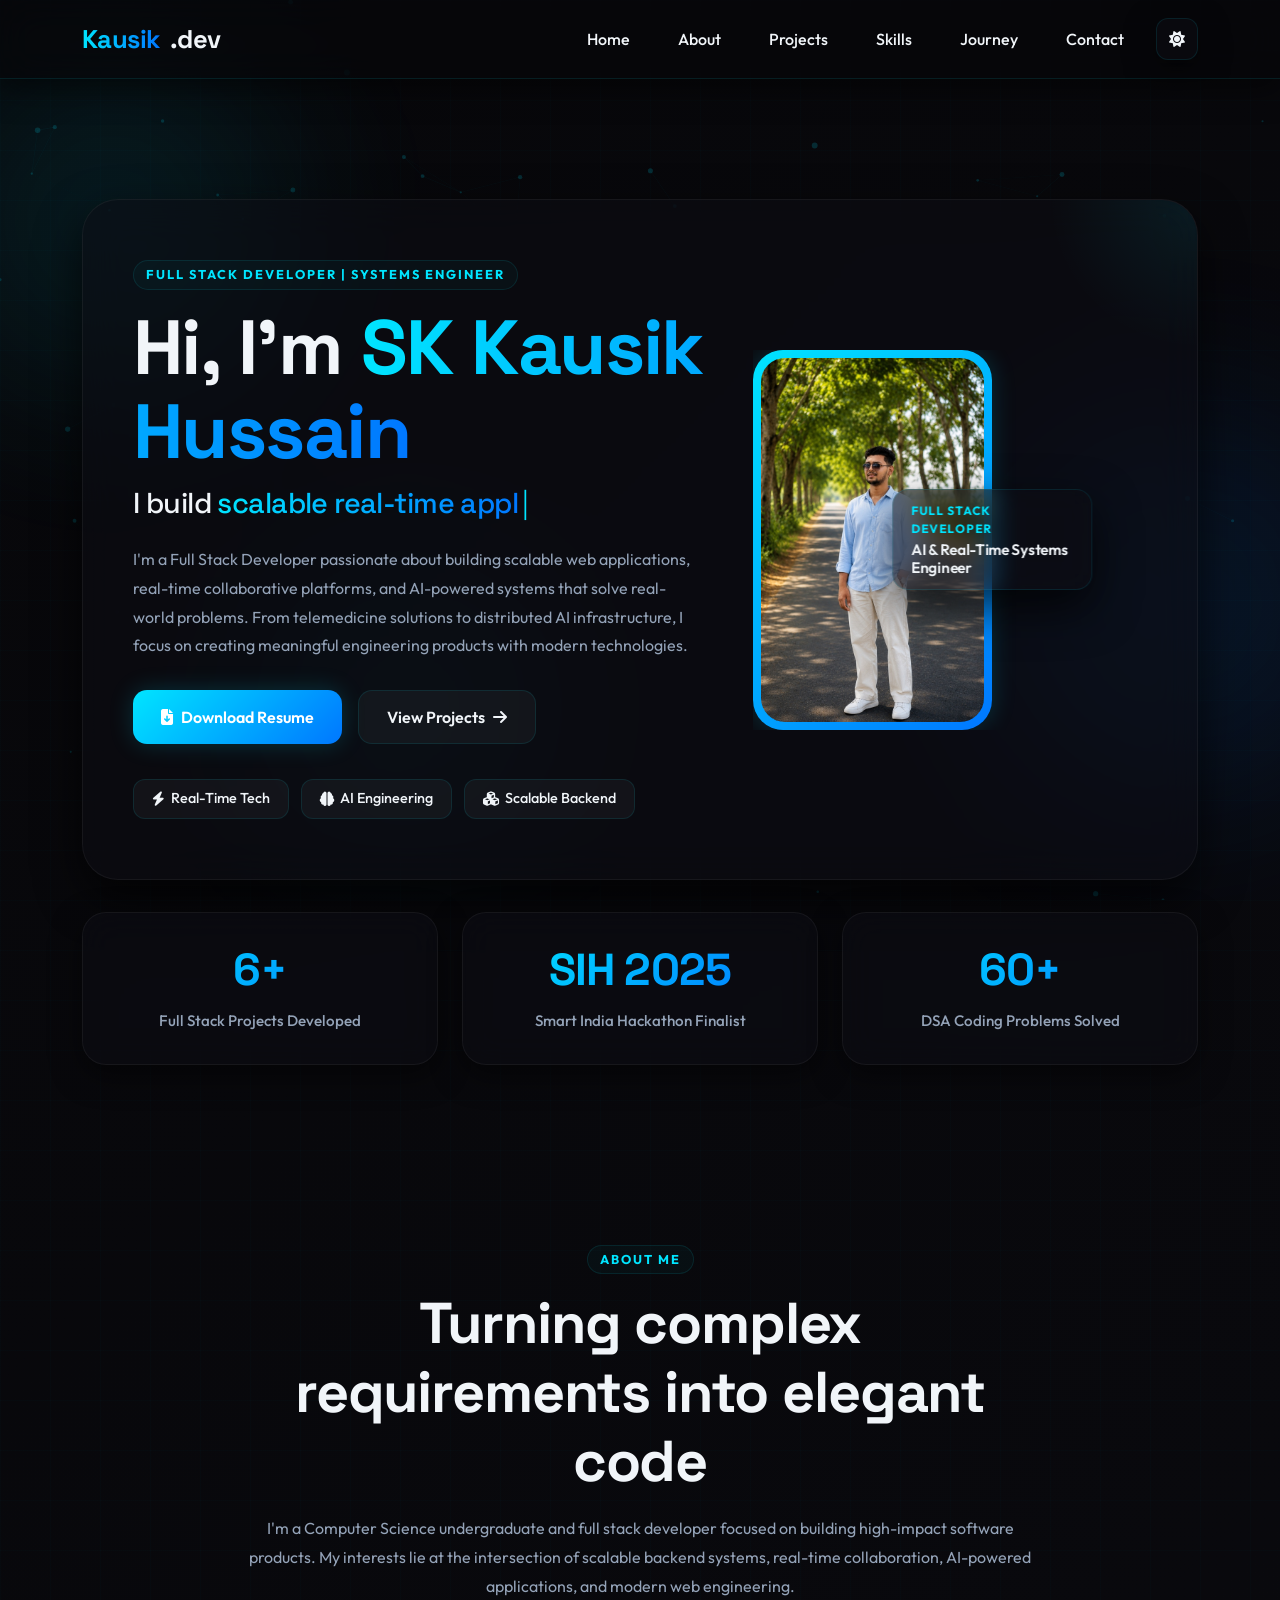
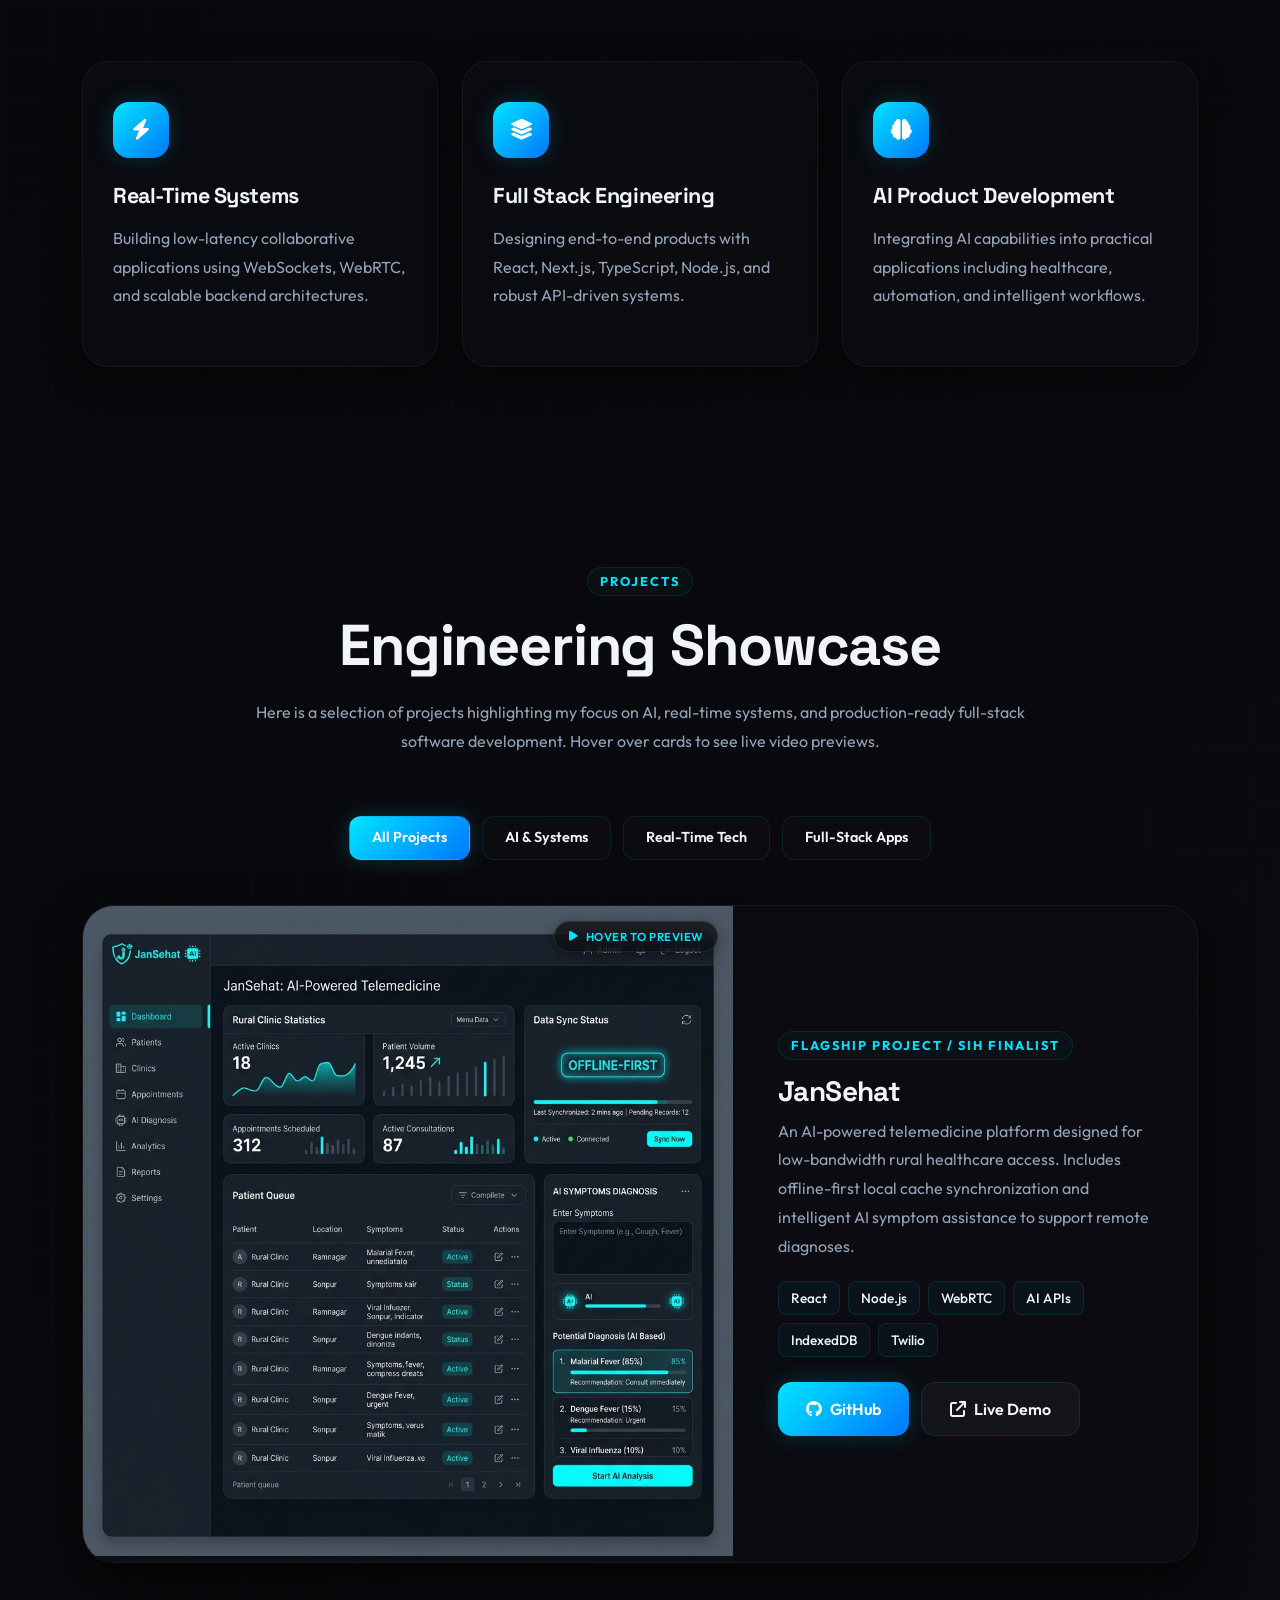
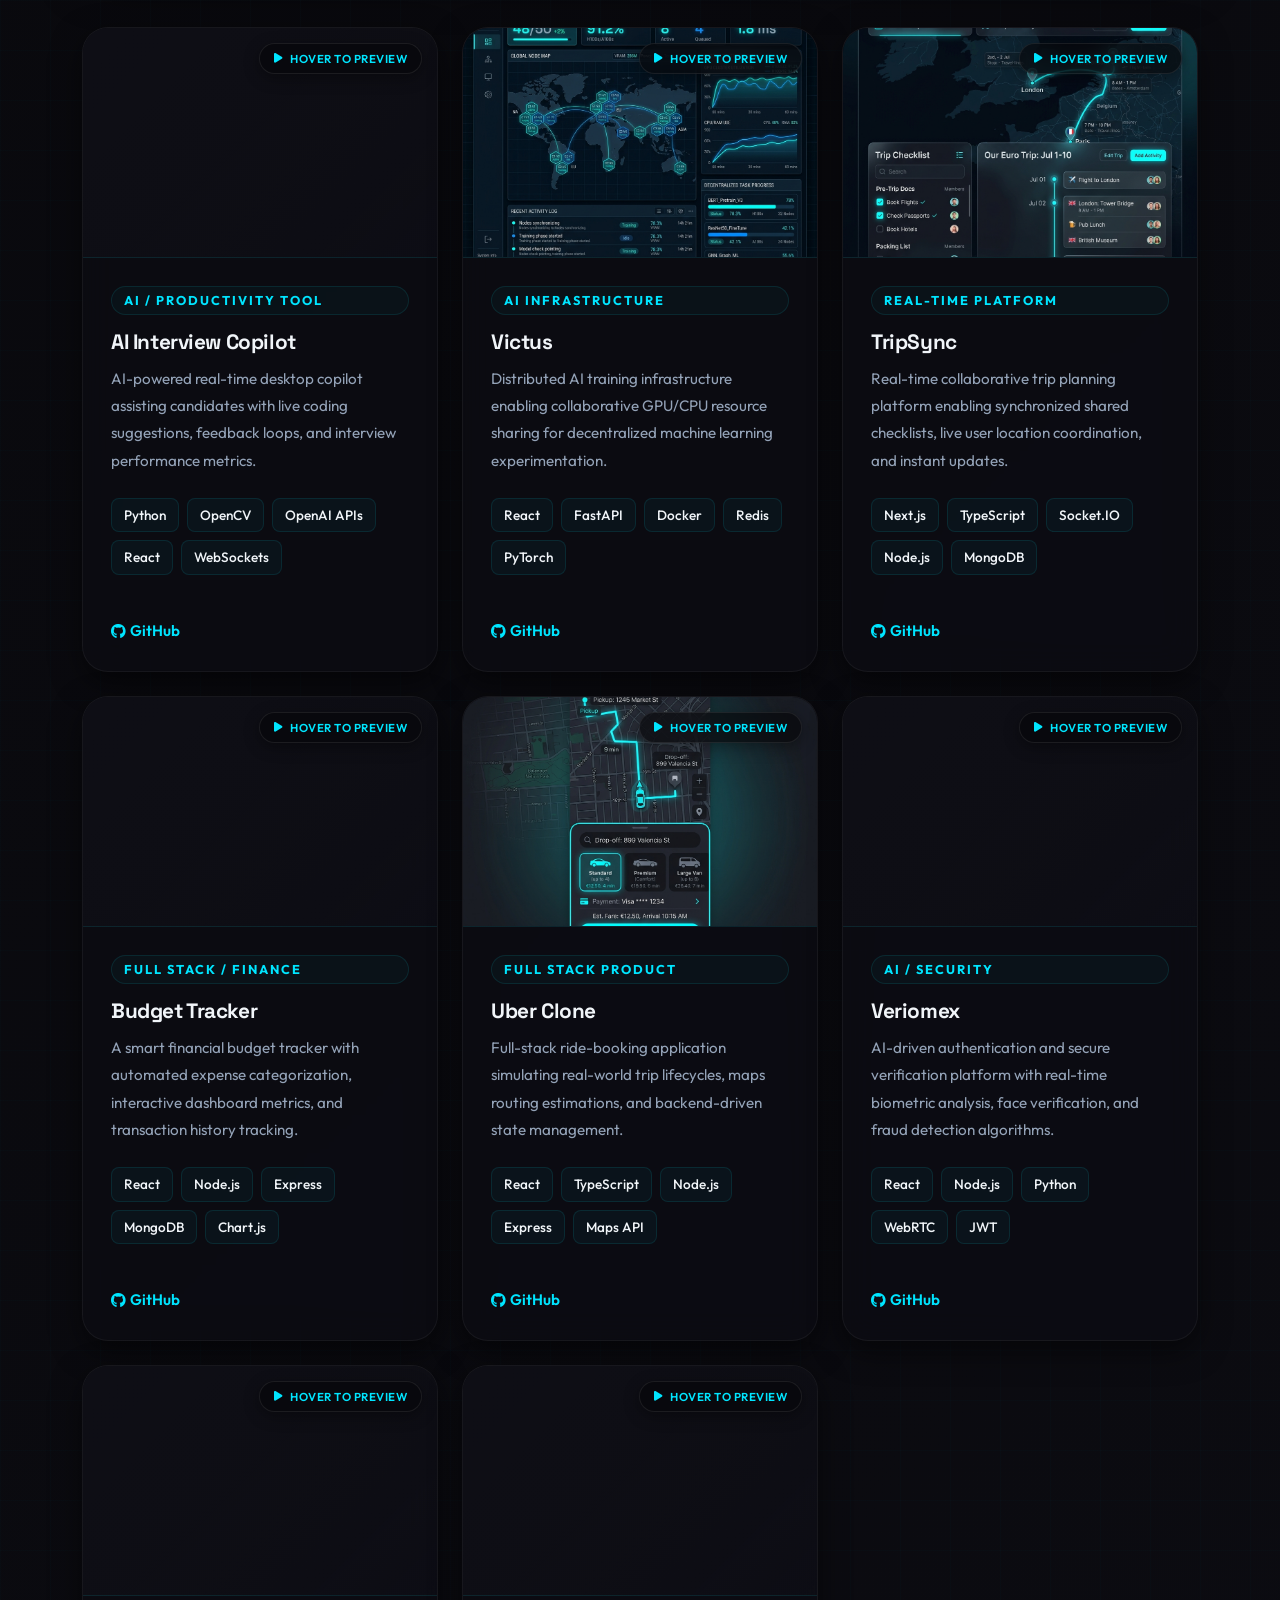
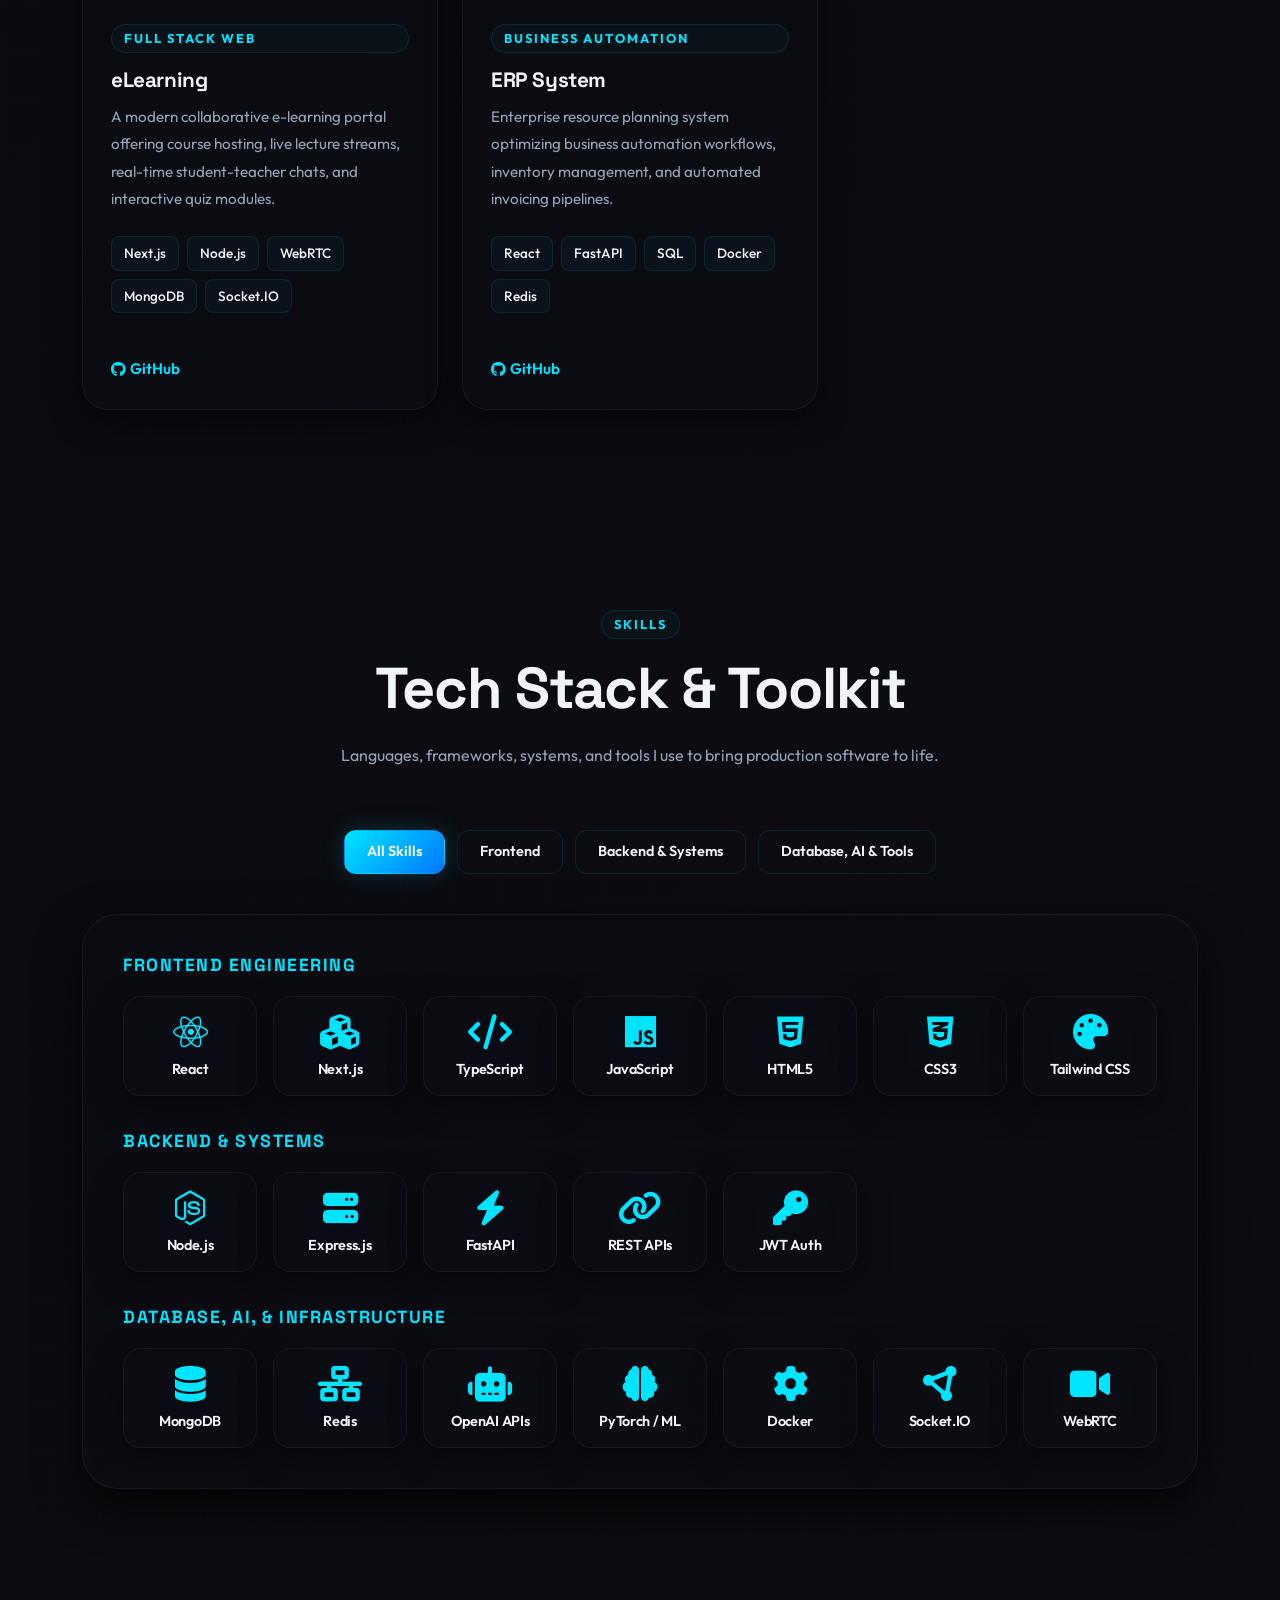
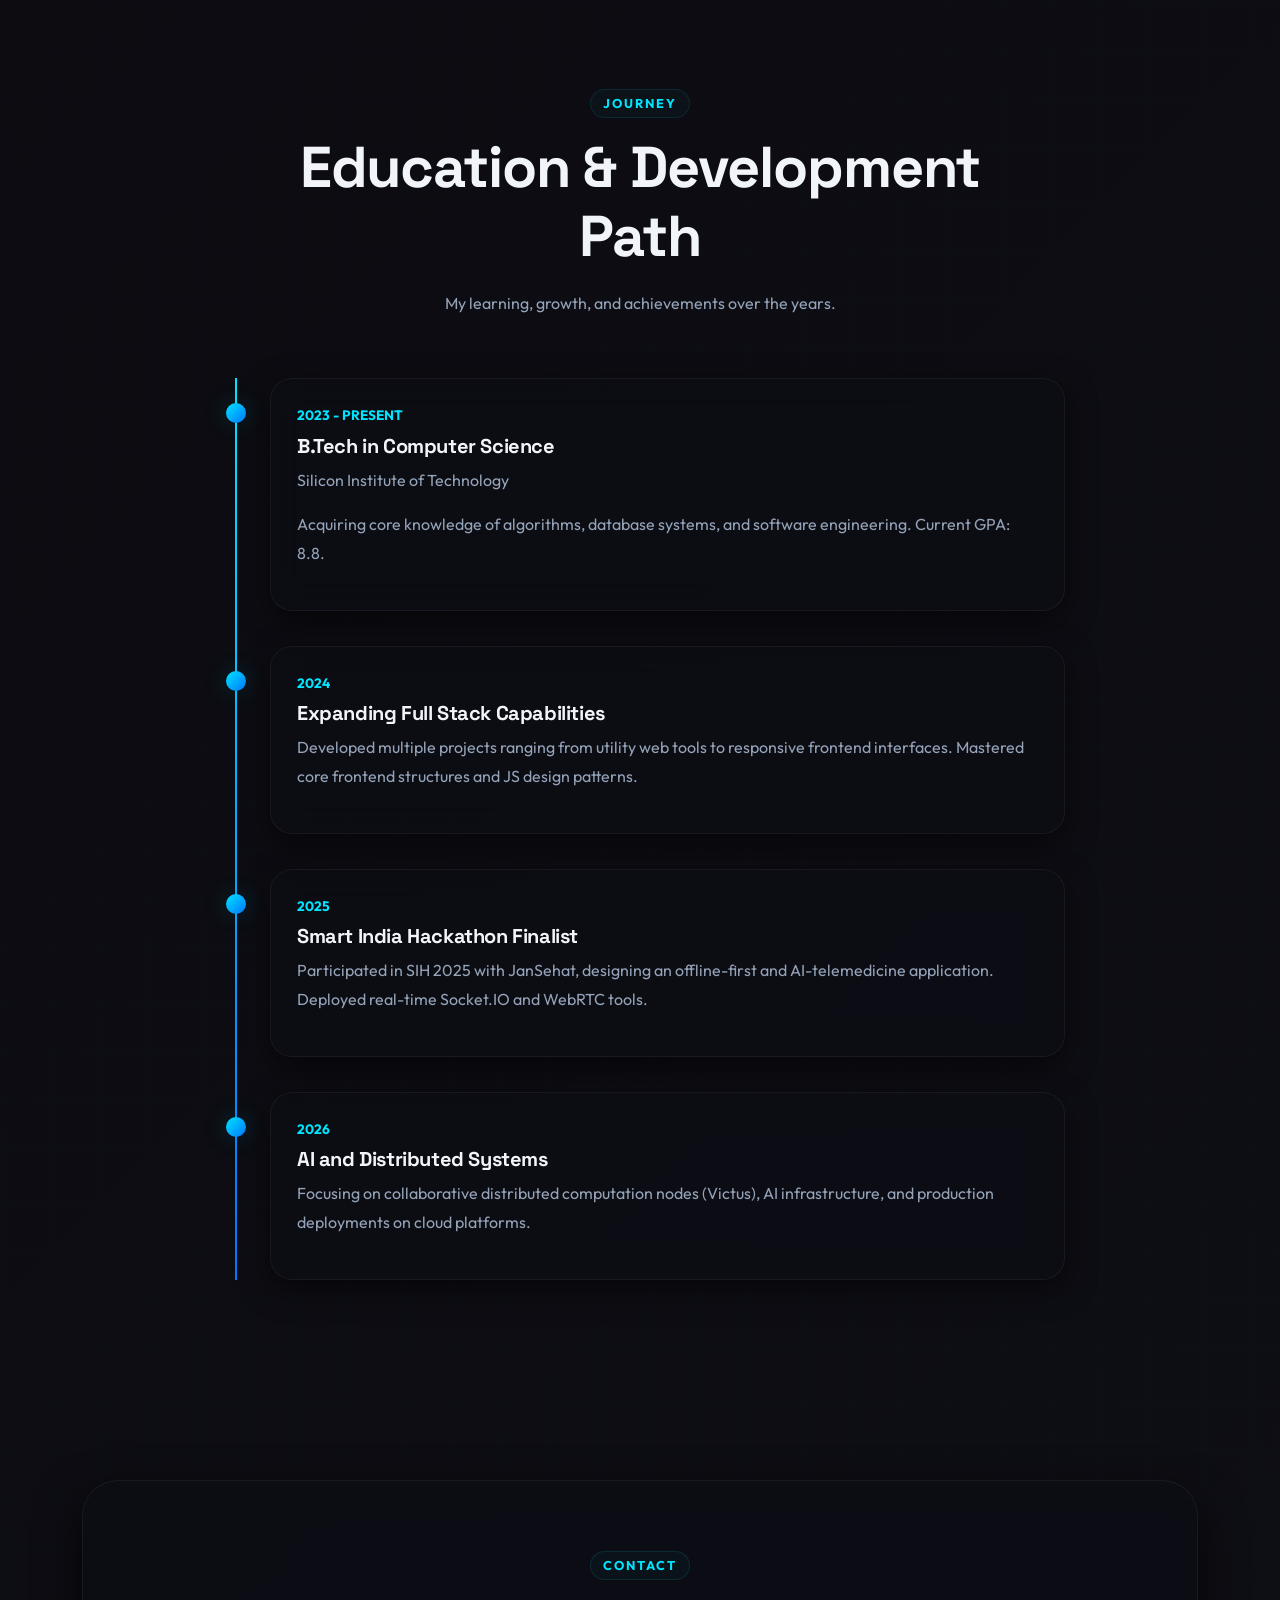
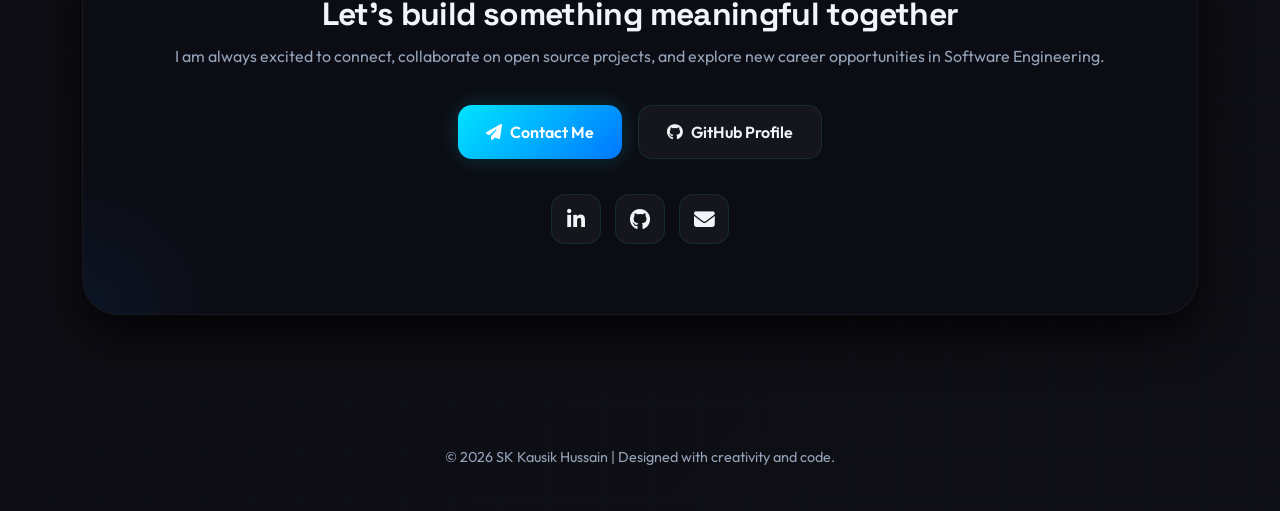
<file: index.html>
<!doctype html>
<html lang="en">
  <head>
    <meta charset="UTF-8" />
    <meta name="viewport" content="width=device-width, initial-scale=1.0" />
    <title>SK Kausik Hussain | Full Stack Developer & Systems Engineer</title>

    <!-- Bootstrap -->
    <link
      href="https://cdn.jsdelivr.net/npm/bootstrap@5.3.8/dist/css/bootstrap.min.css"
      rel="stylesheet"
    />

    <!-- Font Awesome -->
    <link
      rel="stylesheet"
      href="https://cdnjs.cloudflare.com/ajax/libs/font-awesome/6.7.2/css/all.min.css"
    />

    <!-- Custom CSS -->
    <link rel="stylesheet" href="style.css?v=8" />
  </head>
  <body class="dark-mode">
    <!-- Interactive Canvas Background -->
    <canvas id="bg-canvas"></canvas>

    <!-- Scroll Progress Indicator -->
    <div class="scroll-progress" id="scrollProgress"></div>

    <!-- Background Effects -->
    <div class="background-blobs">
      <span class="blob blob1"></span>
      <span class="blob blob2"></span>
      <span class="blob blob3"></span>
    </div>

    <!-- Navbar -->
    <nav class="navbar navbar-expand-lg custom-navbar sticky-top">
      <div class="container">
        <a class="navbar-brand" href="#home">
          <span>Kausik</span>.dev
        </a>

        <button
          class="navbar-toggler"
          type="button"
          data-bs-toggle="collapse"
          data-bs-target="#navbarNav"
          aria-controls="navbarNav"
          aria-expanded="false"
          aria-label="Toggle navigation"
        >
          <span class="navbar-toggler-icon"></span>
        </button>

        <div class="collapse navbar-collapse" id="navbarNav">
          <ul class="navbar-nav ms-auto align-items-lg-center gap-lg-3">
            <li class="nav-item"><a class="nav-link" href="#home">Home</a></li>
            <li class="nav-item"><a class="nav-link" href="#about">About</a></li>
            <li class="nav-item"><a class="nav-link" href="#projects">Projects</a></li>
            <li class="nav-item"><a class="nav-link" href="#skills">Skills</a></li>
            <li class="nav-item"><a class="nav-link" href="#journey">Journey</a></li>
            <li class="nav-item"><a class="nav-link" href="#contact">Contact</a></li>
            <li class="nav-item mt-3 mt-lg-0">
              <button id="themeToggle" class="theme-toggle" aria-label="Toggle Dark/Light Mode">
                <i class="fa-solid fa-sun"></i>
              </button>
            </li>
          </ul>
        </div>
      </div>
    </nav>

    <!-- Hero Section -->
    <section class="hero-section" id="home">
      <div class="container">
        <div class="hero-box">
          <div class="row align-items-center g-5">
            <div class="col-lg-7">
              <div class="hero-content reveal">
                <span class="section-tag">Full Stack Developer | Systems Engineer</span>
                <h1>
                  Hi, I'm
                  <span class="gradient-text">SK Kausik Hussain</span>
                </h1>
                <h3 class="hero-role-heading">
                  I build <span id="typewriter" class="gradient-text"></span><span class="typewriter-cursor">|</span>
                </h3>
                <p>
                  I'm a Full Stack Developer passionate about building scalable web applications, 
                  real-time collaborative platforms, and AI-powered systems that solve real-world problems. 
                  From telemedicine solutions to distributed AI infrastructure, I focus on creating 
                  meaningful engineering products with modern technologies.
                </p>

                <div class="hero-buttons">
                  <a
                    href="./Resume.pdf"
                    class="btn main-btn"
                    download
                  >
                    <i class="fa-solid fa-file-arrow-down"></i> Download Resume
                  </a>
                  <a href="#projects" class="btn outline-btn">View Projects <i class="fa-solid fa-arrow-right"></i></a>
                </div>

                <div class="hero-badges">
                  <span><i class="fa-solid fa-bolt"></i> Real-Time Tech</span>
                  <span><i class="fa-solid fa-brain"></i> AI Engineering</span>
                  <span><i class="fa-solid fa-cubes"></i> Scalable Backend</span>
                </div>
              </div>
            </div>

            <div class="col-lg-5">
              <div class="hero-image-wrap reveal tilt-card">
                <div class="hero-image-ring">
                  <img src="./profile_kausik.jpg" alt="SK Kausik Hussain" />
                </div>

                <div class="floating-card card-one">
                  <small>Full Stack Developer</small>
                  <h6>AI & Real-Time Systems Engineer</h6>
                </div>

                <div class="floating-card card-two">
                  <small>Accomplishment</small>
                  <h6>SIH 2025 Finalist</h6>
                </div>
              </div>
            </div>
          </div>
        </div>

        <div class="row stats-row g-4 mt-2">
          <div class="col-md-4">
            <div class="stat-card reveal tilt-card">
              <h2>6+</h2>
              <p>Full Stack Projects Developed</p>
            </div>
          </div>
          <div class="col-md-4">
            <div class="stat-card reveal tilt-card">
              <h2>SIH 2025</h2>
              <p>Smart India Hackathon Finalist</p>
            </div>
          </div>
          <div class="col-md-4">
            <div class="stat-card reveal tilt-card">
              <h2>60+</h2>
              <p>DSA Coding Problems Solved</p>
            </div>
          </div>
        </div>
      </div>
    </section>

    <!-- About Section -->
    <section class="section-space" id="about">
      <div class="container">
        <div class="section-heading reveal">
          <span class="section-tag">About Me</span>
          <h2>Turning complex requirements into elegant code</h2>
          <p>
            I'm a Computer Science undergraduate and full stack developer focused on building high-impact software products. 
            My interests lie at the intersection of scalable backend systems, real-time collaboration, AI-powered applications, 
            and modern web engineering.
          </p>
        </div>

        <div class="row g-4">
          <div class="col-md-4">
            <div class="info-card reveal tilt-card">
              <div class="icon-box"><i class="fa-solid fa-bolt"></i></div>
              <h4>Real-Time Systems</h4>
              <p>
                Building low-latency collaborative applications using WebSockets, WebRTC, and scalable backend architectures.
              </p>
            </div>
          </div>

          <div class="col-md-4">
            <div class="info-card reveal tilt-card">
              <div class="icon-box"><i class="fa-solid fa-layer-group"></i></div>
              <h4>Full Stack Engineering</h4>
              <p>
                Designing end-to-end products with React, Next.js, TypeScript, Node.js, and robust API-driven systems.
              </p>
            </div>
          </div>

          <div class="col-md-4">
            <div class="info-card reveal tilt-card">
              <div class="icon-box"><i class="fa-solid fa-brain"></i></div>
              <h4>AI Product Development</h4>
              <p>
                Integrating AI capabilities into practical applications including healthcare, automation, and intelligent workflows.
              </p>
            </div>
          </div>
        </div>
      </div>
    </section>

    <!-- Featured Projects Section -->
    <section class="section-space" id="projects">
      <div class="container">
        <div class="section-heading reveal">
          <span class="section-tag">Projects</span>
          <h2>Engineering Showcase</h2>
          <p>
            Here is a selection of projects highlighting my focus on AI, real-time systems, 
            and production-ready full-stack software development. Hover over cards to see live video previews.
          </p>
        </div>

        <!-- Project Category Filter Tabs -->
        <div class="projects-filter-container reveal">
          <button class="proj-filter-btn active" data-filter="all">All Projects</button>
          <button class="proj-filter-btn" data-filter="ai">AI & Systems</button>
          <button class="proj-filter-btn" data-filter="real-time">Real-Time Tech</button>
          <button class="proj-filter-btn" data-filter="full-stack">Full-Stack Apps</button>
        </div>

        <!-- Flagship Project: JanSehat -->
        <div class="featured-project reveal project-filter-card" data-category="ai real-time full-stack">
          <div class="row g-0 align-items-center">
            <div class="col-lg-7">
              <div class="featured-image-wrap">
                <video src="gemini_generated_video_d9d7f184.mp4" poster="./jansehat.png" preload="auto" loop muted playsinline class="project-video"></video>
                <div class="video-badge"><i class="fa-solid fa-play"></i> Hover to Preview</div>
              </div>
            </div>
            <div class="col-lg-5">
              <div class="featured-content">
                <span class="section-tag">Flagship Project / SIH Finalist</span>
                <h3>JanSehat</h3>
                <p>
                  An AI-powered telemedicine platform designed for low-bandwidth rural healthcare access. 
                  Includes offline-first local cache synchronization and intelligent AI symptom assistance 
                  to support remote diagnoses.
                </p>

                <div class="tech-tags">
                  <span>React</span>
                  <span>Node.js</span>
                  <span>WebRTC</span>
                  <span>AI APIs</span>
                  <span>IndexedDB</span>
                  <span>Twilio</span>
                </div>

                <div class="project-btns">
                  <a
                    href="https://github.com/kausikhussain/Jansehat"
                    target="_blank"
                    class="btn main-btn"
                  >
                    <i class="fa-brands fa-github"></i> GitHub
                  </a>
                  <a
                    href="https://jansehat.vercel.app/"
                    target="_blank"
                    class="btn outline-btn"
                  >
                    <i class="fa-solid fa-arrow-up-right-from-square"></i> Live Demo
                  </a>
                </div>
              </div>
            </div>
          </div>
        </div>

        <!-- Projects Grid -->
        <div class="row g-4 mt-2">
          <!-- AI Interview Copilot -->
          <div class="col-md-6 col-xl-4 project-filter-card" data-category="ai">
            <div class="project-card reveal tilt-card">
              <div class="project-card-image">
                <video src="./gemini_generated_video_bd44fac4.mp4" preload="auto" loop muted playsinline class="project-video"></video>
                <div class="video-badge"><i class="fa-solid fa-play"></i> Hover to Preview</div>
              </div>
              <div class="project-card-body">
                <span class="section-tag">AI / Productivity Tool</span>
                <h4>AI Interview Copilot</h4>
                <p>
                  AI-powered real-time desktop copilot assisting candidates with live coding suggestions, feedback loops, and interview performance metrics.
                </p>
                <div class="tech-tags mt-2">
                  <span>Python</span>
                  <span>OpenCV</span>
                  <span>OpenAI APIs</span>
                  <span>React</span>
                  <span>WebSockets</span>
                </div>
                <div class="project-links">
                  <a href="https://github.com/kausikhussain/AI-Interview-Copilot" target="_blank">
                    <i class="fa-brands fa-github"></i> GitHub
                  </a>
                </div>
              </div>
            </div>
          </div>

          <!-- Victus -->
          <div class="col-md-6 col-xl-4 project-filter-card" data-category="ai">
            <div class="project-card reveal tilt-card">
              <div class="project-card-image">
                <video src="./gemini_generated_video_a737baa5.mp4" poster="./victus.png" preload="auto" loop muted playsinline class="project-video"></video>
                <div class="video-badge"><i class="fa-solid fa-play"></i> Hover to Preview</div>
              </div>
              <div class="project-card-body">
                <span class="section-tag">AI Infrastructure</span>
                <h4>Victus</h4>
                <p>
                  Distributed AI training infrastructure enabling collaborative GPU/CPU resource sharing 
                  for decentralized machine learning experimentation.
                </p>
                <div class="tech-tags mt-2">
                  <span>React</span>
                  <span>FastAPI</span>
                  <span>Docker</span>
                  <span>Redis</span>
                  <span>PyTorch</span>
                </div>
                <div class="project-links">
                  <a href="https://github.com/kausikhussain/Victus" target="_blank">
                    <i class="fa-brands fa-github"></i> GitHub
                  </a>
                </div>
              </div>
            </div>
          </div>

          <!-- TripSync -->
          <div class="col-md-6 col-xl-4 project-filter-card" data-category="real-time">
            <div class="project-card reveal tilt-card">
              <div class="project-card-image">
                <video src="./gemini_generated_video_cf4aff13.mp4" poster="./tripsync.png" preload="auto" loop muted playsinline class="project-video"></video>
                <div class="video-badge"><i class="fa-solid fa-play"></i> Hover to Preview</div>
              </div>
              <div class="project-card-body">
                <span class="section-tag">Real-Time Platform</span>
                <h4>TripSync</h4>
                <p>
                  Real-time collaborative trip planning platform enabling synchronized shared checklists, 
                  live user location coordination, and instant updates.
                </p>
                <div class="tech-tags mt-2">
                  <span>Next.js</span>
                  <span>TypeScript</span>
                  <span>Socket.IO</span>
                  <span>Node.js</span>
                  <span>MongoDB</span>
                </div>
                <div class="project-links">
                  <a href="https://github.com/kausikhussain/TripSync" target="_blank">
                    <i class="fa-brands fa-github"></i> GitHub
                  </a>
                </div>
              </div>
            </div>
          </div>

          <!-- Budget Tracking App -->
          <div class="col-md-6 col-xl-4 project-filter-card" data-category="full-stack">
            <div class="project-card reveal tilt-card">
              <div class="project-card-image">
                <video src="./gemini_generated_video_98ebc4f4.mp4" preload="auto" loop muted playsinline class="project-video"></video>
                <div class="video-badge"><i class="fa-solid fa-play"></i> Hover to Preview</div>
              </div>
              <div class="project-card-body">
                <span class="section-tag">Full Stack / Finance</span>
                <h4>Budget Tracker</h4>
                <p>
                  A smart financial budget tracker with automated expense categorization, interactive dashboard metrics, and transaction history tracking.
                </p>
                <div class="tech-tags mt-2">
                  <span>React</span>
                  <span>Node.js</span>
                  <span>Express</span>
                  <span>MongoDB</span>
                  <span>Chart.js</span>
                </div>
                <div class="project-links">
                  <a href="https://github.com/kausikhussain/BudgetTracker" target="_blank">
                    <i class="fa-brands fa-github"></i> GitHub
                  </a>
                </div>
              </div>
            </div>
          </div>

          <!-- Uber Clone -->
          <div class="col-md-6 col-xl-4 project-filter-card" data-category="full-stack">
            <div class="project-card reveal tilt-card">
              <div class="project-card-image">
                <video src="./gemini_generated_video_c752a3c3.mp4" poster="./uber_clone.png" preload="auto" loop muted playsinline class="project-video"></video>
                <div class="video-badge"><i class="fa-solid fa-play"></i> Hover to Preview</div>
              </div>
              <div class="project-card-body">
                <span class="section-tag">Full Stack Product</span>
                <h4>Uber Clone</h4>
                <p>
                  Full-stack ride-booking application simulating real-world trip lifecycles, maps routing 
                  estimations, and backend-driven state management.
                </p>
                <div class="tech-tags mt-2">
                  <span>React</span>
                  <span>TypeScript</span>
                  <span>Node.js</span>
                  <span>Express</span>
                  <span>Maps API</span>
                </div>
                <div class="project-links">
                  <a href="https://github.com/kausikhussain/UberClone" target="_blank">
                    <i class="fa-brands fa-github"></i> GitHub
                  </a>
                </div>
              </div>
            </div>
          </div>

          <!-- Veriomex -->
          <div class="col-md-6 col-xl-4 project-filter-card" data-category="ai">
            <div class="project-card reveal tilt-card">
              <div class="project-card-image">
                <video src="./gemini_generated_video_2fcbbabc.mp4" preload="auto" loop muted playsinline class="project-video"></video>
                <div class="video-badge"><i class="fa-solid fa-play"></i> Hover to Preview</div>
              </div>
              <div class="project-card-body">
                <span class="section-tag">AI / Security</span>
                <h4>Veriomex</h4>
                <p>
                  AI-driven authentication and secure verification platform with real-time biometric analysis, 
                  face verification, and fraud detection algorithms.
                </p>
                <div class="tech-tags mt-2">
                  <span>React</span>
                  <span>Node.js</span>
                  <span>Python</span>
                  <span>WebRTC</span>
                  <span>JWT</span>
                </div>
                <div class="project-links">
                  <a href="https://github.com/kausikhussain/Veriomex" target="_blank">
                    <i class="fa-brands fa-github"></i> GitHub
                  </a>
                </div>
              </div>
            </div>
          </div>

          <!-- eLearning -->
          <div class="col-md-6 col-xl-4 project-filter-card" data-category="real-time full-stack">
            <div class="project-card reveal tilt-card">
              <div class="project-card-image">
                <video src="./gemini_generated_video_ab8373a2.mp4" preload="auto" loop muted playsinline class="project-video"></video>
                <div class="video-badge"><i class="fa-solid fa-play"></i> Hover to Preview</div>
              </div>
              <div class="project-card-body">
                <span class="section-tag">Full Stack Web</span>
                <h4>eLearning</h4>
                <p>
                  A modern collaborative e-learning portal offering course hosting, live lecture streams, 
                  real-time student-teacher chats, and interactive quiz modules.
                </p>
                <div class="tech-tags mt-2">
                  <span>Next.js</span>
                  <span>Node.js</span>
                  <span>WebRTC</span>
                  <span>MongoDB</span>
                  <span>Socket.IO</span>
                </div>
                <div class="project-links">
                  <a href="https://github.com/kausikhussain/eLearning" target="_blank">
                    <i class="fa-brands fa-github"></i> GitHub
                  </a>
                </div>
              </div>
            </div>
          </div>

          <!-- ERP -->
          <div class="col-md-6 col-xl-4 project-filter-card" data-category="full-stack">
            <div class="project-card reveal tilt-card">
              <div class="project-card-image">
                <video src="./gemini_generated_video_1a76505e.mp4" preload="auto" loop muted playsinline class="project-video"></video>
                <div class="video-badge"><i class="fa-solid fa-play"></i> Hover to Preview</div>
              </div>
              <div class="project-card-body">
                <span class="section-tag">Business Automation</span>
                <h4>ERP System</h4>
                <p>
                  Enterprise resource planning system optimizing business automation workflows, inventory management, 
                  and automated invoicing pipelines.
                </p>
                <div class="tech-tags mt-2">
                  <span>React</span>
                  <span>FastAPI</span>
                  <span>SQL</span>
                  <span>Docker</span>
                  <span>Redis</span>
                </div>
                <div class="project-links">
                  <a href="https://github.com/kausikhussain/ERP-Automation" target="_blank">
                    <i class="fa-brands fa-github"></i> GitHub
                  </a>
                </div>
              </div>
            </div>
          </div>
        </div>
      </div>
    </section>

    <!-- Skills Section -->
    <section class="section-space" id="skills">
      <div class="container">
        <div class="section-heading reveal">
          <span class="section-tag">Skills</span>
          <h2>Tech Stack & Toolkit</h2>
          <p>
            Languages, frameworks, systems, and tools I use to bring production software to life.
          </p>
        </div>

        <!-- Interactive Filter Tabs -->
        <div class="skills-filter-container reveal">
          <button class="filter-btn active" data-filter="all">All Skills</button>
          <button class="filter-btn" data-filter="frontend">Frontend</button>
          <button class="filter-btn" data-filter="backend">Backend & Systems</button>
          <button class="filter-btn" data-filter="database-ai">Database, AI & Tools</button>
        </div>

        <div class="skills-box reveal">
          <!-- Category: Frontend -->
          <h5 class="skills-category-title category-group">Frontend Engineering</h5>
          <div class="skills-grid">
            <div class="skill-card tilt-card" data-category="frontend">
              <i class="fa-brands fa-react"></i>
              <h6>React</h6>
            </div>
            <div class="skill-card tilt-card" data-category="frontend">
              <i class="fa-solid fa-cubes"></i>
              <h6>Next.js</h6>
            </div>
            <div class="skill-card tilt-card" data-category="frontend">
              <i class="fa-solid fa-code"></i>
              <h6>TypeScript</h6>
            </div>
            <div class="skill-card tilt-card" data-category="frontend">
              <i class="fa-brands fa-js"></i>
              <h6>JavaScript</h6>
            </div>
            <div class="skill-card tilt-card" data-category="frontend">
              <i class="fa-brands fa-html5"></i>
              <h6>HTML5</h6>
            </div>
            <div class="skill-card tilt-card" data-category="frontend">
              <i class="fa-brands fa-css3-alt"></i>
              <h6>CSS3</h6>
            </div>
            <div class="skill-card tilt-card" data-category="frontend">
              <i class="fa-solid fa-palette"></i>
              <h6>Tailwind CSS</h6>
            </div>
          </div>

          <!-- Category: Backend -->
          <h5 class="skills-category-title category-group mt-4">Backend & Systems</h5>
          <div class="skills-grid">
            <div class="skill-card tilt-card" data-category="backend">
              <i class="fa-brands fa-node-js"></i>
              <h6>Node.js</h6>
            </div>
            <div class="skill-card tilt-card" data-category="backend">
              <i class="fa-solid fa-server"></i>
              <h6>Express.js</h6>
            </div>
            <div class="skill-card tilt-card" data-category="backend">
              <i class="fa-solid fa-bolt"></i>
              <h6>FastAPI</h6>
            </div>
            <div class="skill-card tilt-card" data-category="backend">
              <i class="fa-solid fa-link"></i>
              <h6>REST APIs</h6>
            </div>
            <div class="skill-card tilt-card" data-category="backend">
              <i class="fa-solid fa-key"></i>
              <h6>JWT Auth</h6>
            </div>
          </div>

          <!-- Category: Database & AI -->
          <h5 class="skills-category-title category-group mt-4">Database, AI, & Infrastructure</h5>
          <div class="skills-grid">
            <div class="skill-card tilt-card" data-category="database-ai">
              <i class="fa-solid fa-database"></i>
              <h6>MongoDB</h6>
            </div>
            <div class="skill-card tilt-card" data-category="database-ai">
              <i class="fa-solid fa-network-wired"></i>
              <h6>Redis</h6>
            </div>
            <div class="skill-card tilt-card" data-category="database-ai">
              <i class="fa-solid fa-robot"></i>
              <h6>OpenAI APIs</h6>
            </div>
            <div class="skill-card tilt-card" data-category="database-ai">
              <i class="fa-solid fa-brain"></i>
              <h6>PyTorch / ML</h6>
            </div>
            <div class="skill-card tilt-card" data-category="database-ai">
              <i class="fa-solid fa-gear"></i>
              <h6>Docker</h6>
            </div>
            <div class="skill-card tilt-card" data-category="database-ai">
              <i class="fa-solid fa-circle-nodes"></i>
              <h6>Socket.IO</h6>
            </div>
            <div class="skill-card tilt-card" data-category="database-ai">
              <i class="fa-solid fa-video"></i>
              <h6>WebRTC</h6>
            </div>
          </div>
        </div>
      </div>
    </section>

    <!-- Journey Section -->
    <section class="section-space" id="journey">
      <div class="container">
        <div class="section-heading reveal">
          <span class="section-tag">Journey</span>
          <h2>Education & Development Path</h2>
          <p>
            My learning, growth, and achievements over the years.
          </p>
        </div>

        <div class="timeline">
          <div class="timeline-item reveal">
            <div class="timeline-dot"></div>
            <div class="timeline-content">
              <span class="timeline-date">2023 - Present</span>
              <h4>B.Tech in Computer Science</h4>
              <p>Silicon Institute of Technology</p>
              <p>Acquiring core knowledge of algorithms, database systems, and software engineering. Current GPA: 8.8.</p>
            </div>
          </div>

          <div class="timeline-item reveal">
            <div class="timeline-dot"></div>
            <div class="timeline-content">
              <span class="timeline-date">2024</span>
              <h4>Expanding Full Stack Capabilities</h4>
              <p>Developed multiple projects ranging from utility web tools to responsive frontend interfaces. Mastered core frontend structures and JS design patterns.</p>
            </div>
          </div>

          <div class="timeline-item reveal">
            <div class="timeline-dot"></div>
            <div class="timeline-content">
              <span class="timeline-date">2025</span>
              <h4>Smart India Hackathon Finalist</h4>
              <p>Participated in SIH 2025 with JanSehat, designing an offline-first and AI-telemedicine application. Deployed real-time Socket.IO and WebRTC tools.</p>
            </div>
          </div>

          <div class="timeline-item reveal">
            <div class="timeline-dot"></div>
            <div class="timeline-content">
              <span class="timeline-date">2026</span>
              <h4>AI and Distributed Systems</h4>
              <p>Focusing on collaborative distributed computation nodes (Victus), AI infrastructure, and production deployments on cloud platforms.</p>
            </div>
          </div>
        </div>
      </div>
    </section>

    <!-- Contact Section -->
    <section class="section-space" id="contact">
      <div class="container">
        <div class="contact-box reveal">
          <span class="section-tag">Contact</span>
          <h2>Let's build something meaningful together</h2>
          <p>
            I am always excited to connect, collaborate on open source projects, 
            and explore new career opportunities in Software Engineering.
          </p>

          <div class="contact-actions">
            <a href="contact.html" class="btn main-btn"><i class="fa-solid fa-paper-plane"></i> Contact Me</a>
            <a
              href="https://github.com/kausikhussain"
              target="_blank"
              class="btn outline-btn"
            >
              <i class="fa-brands fa-github"></i> GitHub Profile
            </a>
          </div>

          <div class="social-icons">
            <a href="https://linkedin.com/in/skkausik" target="_blank" aria-label="LinkedIn"
              ><i class="fa-brands fa-linkedin-in"></i
            ></a>
            <a href="https://github.com/kausikhussain" target="_blank" aria-label="GitHub"
              ><i class="fa-brands fa-github"></i
            ></a>
            <a href="mailto:kausik1027@gmail.com" aria-label="Email"
              ><i class="fa-solid fa-envelope"></i
            ></a>
          </div>
        </div>
      </div>
    </section>

    <!-- Footer -->
    <footer class="footer">
      <div class="container text-center">
        <p>© 2026 SK Kausik Hussain | Designed with creativity and code.</p>
      </div>
    </footer>

    <!-- Custom Cursor Elements -->
    <div class="cursor-dot" id="cursorDot"></div>
    <div class="cursor-ring" id="cursorRing"></div>

    <!-- Bootstrap JS Bundle -->
    <script src="https://cdn.jsdelivr.net/npm/bootstrap@5.3.8/dist/js/bootstrap.bundle.min.js"></script>
    <!-- Custom JS -->
    <script src="script.js?v=8"></script>
  </body>
</html>
</file>
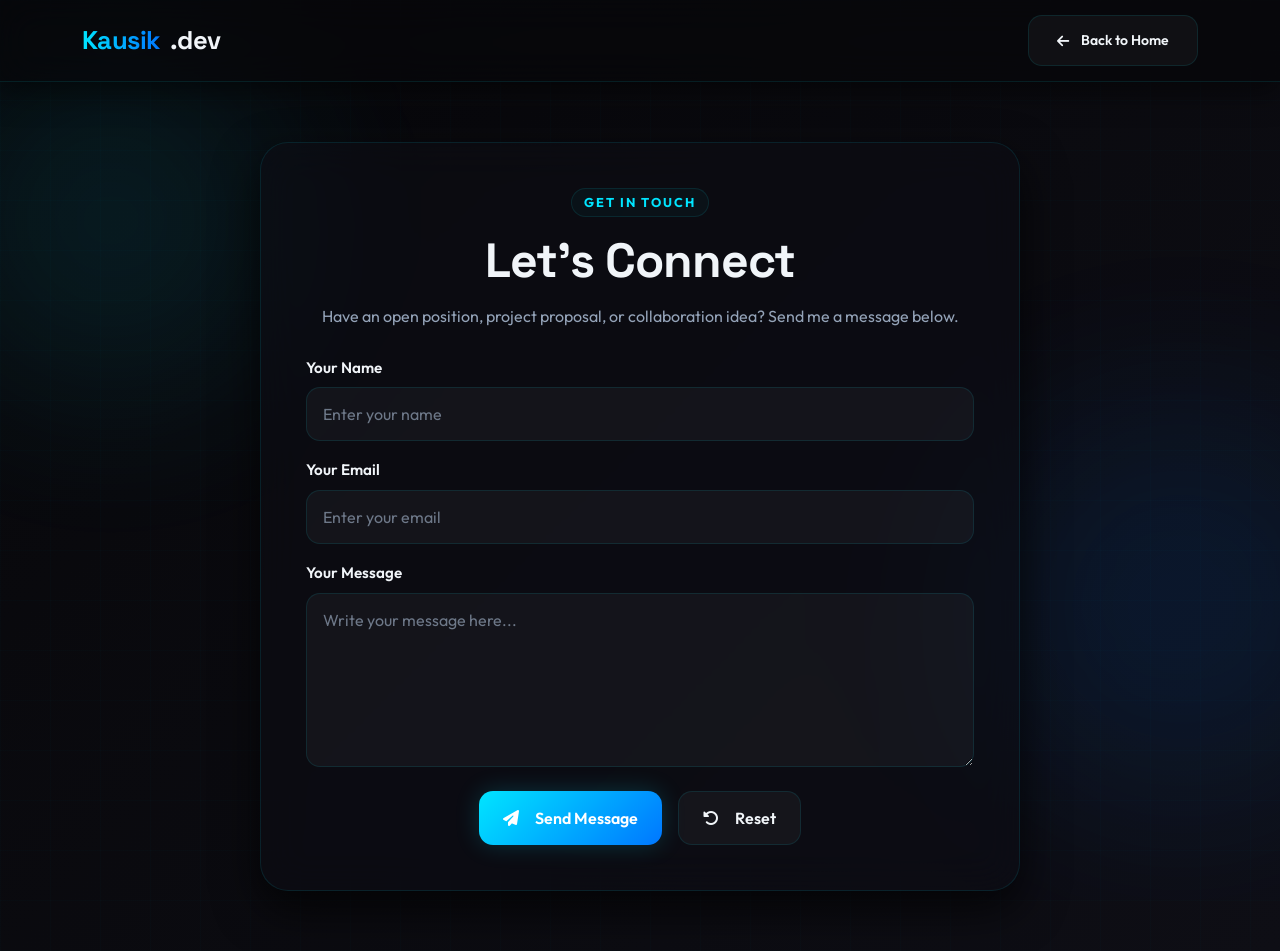
<file: contact.html>
<!doctype html>
<html lang="en">
  <head>
    <meta charset="UTF-8" />
    <meta name="viewport" content="width=device-width, initial-scale=1.0" />
    <title>Contact | SK Kausik Hussain</title>

    <!-- Bootstrap -->
    <link
      href="https://cdn.jsdelivr.net/npm/bootstrap@5.3.8/dist/css/bootstrap.min.css"
      rel="stylesheet"
    />

    <!-- Font Awesome -->
    <link
      rel="stylesheet"
      href="https://cdnjs.cloudflare.com/ajax/libs/font-awesome/6.7.2/css/all.min.css"
    />

    <!-- Custom CSS -->
    <link rel="stylesheet" href="style.css?v=8" />

    <style>
      .contact-wrap {
        min-height: calc(100vh - 85px);
        display: flex;
        align-items: center;
        justify-content: center;
        padding: 60px 15px;
      }

      .contact-card {
        width: 100%;
        max-width: 760px;
        background: var(--card);
        border: 1px solid var(--border);
        backdrop-filter: blur(20px);
        -webkit-backdrop-filter: blur(20px);
        border-radius: 28px;
        padding: 45px;
        box-shadow: var(--shadow-strong);
      }

      .contact-card h1 {
        font-size: clamp(2rem, 4vw, 3rem);
        margin-bottom: 12px;
      }

      .contact-card p {
        color: var(--muted);
        line-height: 1.8;
      }

      .form-label {
        font-weight: 600;
        font-size: 0.95rem;
        margin-bottom: 8px;
      }

      .form-control {
        border-radius: 14px;
        padding: 14px 16px;
        border: 1px solid var(--border);
        background: rgba(255, 255, 255, 0.04);
        color: var(--text);
        transition: all 0.3s ease;
      }

      .form-control:focus {
        background: rgba(255, 255, 255, 0.08);
        border-color: var(--accent);
        box-shadow: 0 0 0 0.2rem rgba(0, 229, 255, 0.15);
        color: var(--text);
      }

      /* Fix input placeholder color in dark mode */
      .form-control::placeholder {
        color: var(--muted);
        opacity: 0.7;
      }

      body.dark-mode .form-control {
        color: #ffffff;
      }
      body.dark-mode .form-control:focus {
        color: #ffffff;
      }
    </style>
  </head>
  <body class="dark-mode">
    <!-- Background Effects -->
    <div class="background-blobs">
      <span class="blob blob1"></span>
      <span class="blob blob2"></span>
    </div>

    <!-- Navbar -->
    <nav class="navbar navbar-expand-lg custom-navbar">
      <div class="container">
        <a class="navbar-brand" href="index.html">
          <span>Kausik</span>.dev
        </a>
        <a href="index.html" class="btn outline-btn btn-sm">
          <i class="fa-solid fa-arrow-left me-1"></i> Back to Home
        </a>
      </div>
    </nav>

    <!-- Contact Form Container -->
    <section class="contact-wrap">
      <div class="contact-card reveal active">
        <div class="text-center mb-4">
          <span class="section-tag">Get in Touch</span>
          <h1>Let's Connect</h1>
          <p>
            Have an open position, project proposal, or collaboration idea? 
            Send me a message below.
          </p>
        </div>

        <form
          action="mailto:kausik1027@gmail.com"
          method="post"
          enctype="text/plain"
        >
          <div class="mb-3">
            <label for="name" class="form-label">Your Name</label>
            <input
              type="text"
              class="form-control"
              id="name"
              name="Name"
              placeholder="Enter your name"
              required
            />
          </div>

          <div class="mb-3">
            <label for="email" class="form-label">Your Email</label>
            <input
              type="email"
              class="form-control"
              id="email"
              name="Email"
              placeholder="Enter your email"
              required
            />
          </div>

          <div class="mb-4">
            <label for="message" class="form-label">Your Message</label>
            <textarea
              class="form-control"
              id="message"
              name="Message"
              rows="6"
              placeholder="Write your message here..."
              required
            ></textarea>
          </div>

          <div class="d-flex gap-3 flex-wrap justify-content-center">
            <button type="submit" class="btn main-btn px-4">
              <i class="fa-solid fa-paper-plane me-2"></i>Send Message
            </button>
            <button type="reset" class="btn outline-btn px-4">
              <i class="fa-solid fa-rotate-left me-2"></i>Reset
            </button>
          </div>
        </form>
      </div>
    </section>

    <!-- Bootstrap Bundle JS -->
    <script src="https://cdn.jsdelivr.net/npm/bootstrap@5.3.8/dist/js/bootstrap.bundle.min.js"></script>
  </body>
</html>
</file>
<file: style.css>
@import url("https://fonts.googleapis.com/css2?family=Outfit:wght@300;400;500;600;700;800&family=Space+Grotesk:wght@400;500;600;700&display=swap");

:root {
  /* Light Mode Variables - Sleek Cool Cyan & Blue */
  --bg: #f4f7fa;
  --bg-secondary: #ffffff;
  --text: #0f172a;
  --muted: #475569;
  --accent: #0077FF; /* Deep Tech Blue */
  --accent2: #00B8D4; /* Tech Cyan */
  --border: rgba(0, 119, 255, 0.08);
  --card: rgba(255, 255, 255, 0.7);
  --shadow: 0 10px 30px rgba(0, 119, 255, 0.06);
  --shadow-strong: 0 18px 45px rgba(0, 119, 255, 0.12);
  --glass-border: rgba(255, 255, 255, 0.5);
  --glow: 0 0 20px rgba(0, 119, 255, 0.1);
}

body.dark-mode {
  /* Dark Mode Variables - Cyber Neon Cyan & Deep Blue with Black Glassmorphism */
  --bg: #07070a;      /* Deep black background */
  --bg-secondary: #0e0e15; /* Slate Black */
  --text: #f1f5f9;    /* Crisp Slate */
  --muted: #94a3b8;   /* Slate 400 */
  --accent: #00E5FF;  /* Neon Cyan */
  --accent2: #0077FF; /* Deep Blue */
  --border: rgba(0, 229, 255, 0.1);
  --card: rgba(14, 14, 21, 0.55);
  --shadow: 0 10px 30px rgba(0, 0, 0, 0.5);
  --shadow-strong: 0 18px 45px rgba(0, 0, 0, 0.7);
  --glass-border: rgba(255, 255, 255, 0.05);
  --glow: 0 0 25px rgba(0, 229, 255, 0.18);
  --glow-strong: 0 0 40px rgba(0, 229, 255, 0.35);
}

* {
  margin: 0;
  padding: 0;
  box-sizing: border-box;
  transition:
    background-color 0.3s ease,
    color 0.3s ease,
    border-color 0.3s ease,
    box-shadow 0.3s ease;
}

html {
  scroll-behavior: smooth;
}

body {
  font-family: "Outfit", sans-serif;
  background: linear-gradient(135deg, var(--bg), var(--bg-secondary));
  color: var(--text);
  overflow-x: hidden;
  position: relative;
  min-height: 100vh;
}

/* Background Grid Overlay for Cyberpunk/Engineering feel */
body::before {
  content: "";
  position: absolute;
  inset: 0;
  background-image: 
    linear-gradient(rgba(0, 229, 255, 0.015) 1px, transparent 1px),
    linear-gradient(90deg, rgba(0, 229, 255, 0.015) 1px, transparent 1px);
  background-size: 50px 50px;
  pointer-events: none;
  z-index: -2;
}

h1,
h2,
h3,
h4,
h5,
h6,
.navbar-brand {
  font-family: "Space Grotesk", sans-serif;
  font-weight: 700;
  letter-spacing: -0.02em;
}

p {
  color: var(--muted);
  line-height: 1.8;
  font-weight: 400;
}

a {
  text-decoration: none;
  transition: all 0.3s ease;
}

/* Interactive Canvas Background Layer */
#bg-canvas {
  position: fixed;
  top: 0;
  left: 0;
  width: 100%;
  height: 100%;
  z-index: -4;
  pointer-events: none;
  opacity: 0.65;
}

/* Scroll Progress Bar */
.scroll-progress {
  position: fixed;
  top: 0;
  left: 0;
  height: 4px;
  background: linear-gradient(90deg, var(--accent), var(--accent2));
  width: 0%;
  z-index: 9999;
  transition: width 0.1s ease-out;
}

/* Background Blobs */
.background-blobs {
  position: fixed;
  inset: 0;
  pointer-events: none;
  z-index: -3;
  overflow: hidden;
}

.blob {
  position: absolute;
  border-radius: 50%;
  filter: blur(100px);
  animation: floatBlob 12s ease-in-out infinite;
  opacity: 0.8;
}

.blob1 {
  width: 350px;
  height: 350px;
  background: rgba(0, 229, 255, 0.12);
  top: 5%;
  left: -5%;
}

.blob2 {
  width: 400px;
  height: 400px;
  background: rgba(0, 119, 255, 0.15);
  top: 45%;
  right: -8%;
  animation-delay: 3s;
}

.blob3 {
  width: 300px;
  height: 300px;
  background: rgba(0, 229, 255, 0.08);
  bottom: 5%;
  left: 20%;
  animation-delay: 6s;
}

@keyframes floatBlob {
  0%, 100% {
    transform: translate(0px, 0px) scale(1);
  }
  50% {
    transform: translate(30px, -40px) scale(1.1);
  }
}

/* Navbar Custom Styling */
.custom-navbar {
  background: rgba(244, 247, 250, 0.55);
  backdrop-filter: blur(18px);
  -webkit-backdrop-filter: blur(18px);
  border-bottom: 1px solid var(--border);
  box-shadow: var(--shadow);
  padding: 15px 0;
}

body.dark-mode .custom-navbar {
  background: rgba(7, 7, 10, 0.65);
}

.navbar-brand {
  font-size: 1.6rem;
  font-weight: 800;
  color: var(--text) !important;
  display: flex;
  align-items: center;
  gap: 10px;
}

.navbar-brand span {
  background: linear-gradient(90deg, var(--accent), var(--accent2));
  -webkit-background-clip: text;
  -webkit-text-fill-color: transparent;
}

.nav-link {
  color: var(--text) !important;
  font-weight: 500;
  padding: 8px 16px !important;
  border-radius: 8px;
  transition: all 0.3s ease;
}

.nav-link:hover {
  color: var(--accent) !important;
  background: rgba(0, 229, 255, 0.05);
}

/* Theme Toggle Button */
.theme-toggle {
  width: 42px;
  height: 42px;
  border: 1px solid var(--border);
  border-radius: 12px;
  background: var(--card);
  color: var(--text);
  display: flex;
  justify-content: center;
  align-items: center;
  cursor: pointer;
  box-shadow: var(--shadow);
}

.theme-toggle:hover {
  background: linear-gradient(135deg, var(--accent), var(--accent2));
  color: white;
  transform: translateY(-2px) rotate(15deg);
  box-shadow: var(--glow);
}

/* General Layout & Section Styles */
.section-space {
  padding: 100px 0;
}

.section-tag {
  display: inline-block;
  font-size: 0.8rem;
  text-transform: uppercase;
  font-weight: 700;
  letter-spacing: 2px;
  color: var(--accent);
  margin-bottom: 15px;
  border: 1px solid var(--border);
  padding: 4px 12px;
  border-radius: 99px;
  background: rgba(0, 229, 255, 0.03);
}

.section-heading {
  text-align: center;
  max-width: 800px;
  margin: 0 auto 60px;
}

.section-heading h2 {
  font-size: clamp(2.2rem, 5vw, 3.6rem);
  margin-bottom: 18px;
  line-height: 1.2;
}

.gradient-text {
  background: linear-gradient(90deg, var(--accent), var(--accent2));
  -webkit-background-clip: text;
  -webkit-text-fill-color: transparent;
}

/* Hero Section Styles */
.hero-section {
  padding: 120px 0 80px;
}

.hero-box {
  padding: 60px 50px;
  border-radius: 36px;
  background: var(--card);
  border: 1px solid var(--glass-border);
  backdrop-filter: blur(20px);
  -webkit-backdrop-filter: blur(20px);
  box-shadow: var(--shadow-strong);
  position: relative;
  overflow: hidden;
}

.hero-box::before {
  content: "";
  position: absolute;
  top: -150px;
  right: -150px;
  width: 300px;
  height: 300px;
  background: radial-gradient(circle, rgba(0, 229, 255, 0.08) 0%, transparent 70%);
  pointer-events: none;
}

.hero-content h1 {
  font-size: clamp(3rem, 6vw, 5.2rem);
  margin-bottom: 12px;
  line-height: 1.1;
}

.hero-content h3 {
  font-size: clamp(1.2rem, 2.5vw, 1.8rem);
  margin-bottom: 25px;
  font-weight: 500;
}

/* Typewriter Blinking Cursor animation */
.typewriter-cursor {
  font-weight: 200;
  color: var(--accent);
  animation: blinkCursor 0.8s step-end infinite;
  margin-left: 4px;
}
@keyframes blinkCursor {
  from, to { color: transparent }
  50% { color: var(--accent) }
}

.hero-buttons {
  display: flex;
  gap: 16px;
  flex-wrap: wrap;
  margin-top: 30px;
}

/* Button UI */
.main-btn,
.outline-btn {
  padding: 14px 28px;
  border-radius: 14px;
  font-weight: 600;
  display: inline-flex;
  align-items: center;
  gap: 8px;
}

.main-btn {
  background: linear-gradient(135deg, var(--accent), var(--accent2));
  color: white;
  border: none;
  box-shadow: var(--glow);
}

.main-btn:hover {
  transform: translateY(-3px);
  box-shadow: var(--glow-strong);
  color: white;
}

.outline-btn {
  border: 1px solid var(--border);
  color: var(--text);
  background: rgba(255, 255, 255, 0.04);
}

.outline-btn:hover {
  background: rgba(0, 229, 255, 0.06);
  border-color: var(--accent);
  color: var(--text);
  transform: translateY(-2px);
}

.hero-badges {
  display: flex;
  gap: 12px;
  flex-wrap: wrap;
  margin-top: 35px;
}

.hero-badges span {
  padding: 8px 18px;
  border-radius: 12px;
  background: rgba(255, 255, 255, 0.04);
  border: 1px solid var(--border);
  color: var(--text);
  font-size: 0.9rem;
  font-weight: 500;
  display: flex;
  align-items: center;
  gap: 6px;
}

/* Profile Photo Wraps */
.hero-image-wrap {
  position: relative;
  display: flex;
  justify-content: center;
  align-items: center;
  width: fit-content;
  margin: 0 auto;
}

.hero-image-ring {
  width: 320px;
  height: 380px;
  padding: 8px;
  border-radius: 30px;
  background: linear-gradient(135deg, var(--accent), var(--accent2));
  box-shadow: var(--glow);
  position: relative;
}

.hero-image-ring img {
  width: 100%;
  height: 100%;
  object-fit: cover;
  border-radius: 24px;
}

/* Floating Badges on Hero Image */
.floating-card {
  position: absolute;
  padding: 12px 18px;
  border-radius: 16px;
  background: var(--card);
  border: 1px solid var(--border);
  box-shadow: var(--shadow-strong);
  backdrop-filter: blur(12px);
  -webkit-backdrop-filter: blur(12px);
  z-index: 10;
}

.floating-card small {
  display: block;
  color: var(--accent);
  margin-bottom: 3px;
  font-weight: 700;
  font-size: 0.75rem;
  text-transform: uppercase;
  letter-spacing: 1px;
}

.floating-card h6 {
  font-family: "Outfit", sans-serif;
  font-weight: 600;
  margin: 0;
  font-size: 0.95rem;
}

.card-one {
  top: 15%;
  left: 0;
  transform: translateX(-50%);
  animation: floatCardOne 6s ease-in-out infinite;
}

.card-two {
  bottom: 12%;
  right: 0;
  transform: translateX(50%);
  animation: floatCardTwo 6s ease-in-out infinite;
}

@keyframes floatCardOne {
  0%, 100% {
    transform: translateX(-50%) translateY(0);
  }
  50% {
    transform: translateX(-50%) translateY(-10px);
  }
}

@keyframes floatCardTwo {
  0%, 100% {
    transform: translateX(50%) translateY(0);
  }
  50% {
    transform: translateX(50%) translateY(10px);
  }
}

/* Stats Cards Section */
.stats-row {
  margin-top: 35px;
}

.stat-card,
.info-card,
.project-card,
.skill-card,
.timeline-content,
.contact-box {
  background: var(--card);
  border: 1px solid var(--glass-border);
  box-shadow: var(--shadow);
  backdrop-filter: blur(16px);
  -webkit-backdrop-filter: blur(16px);
}

.stat-card {
  padding: 30px;
  border-radius: 24px;
  text-align: center;
  height: 100%;
  position: relative;
  overflow: hidden;
}

.stat-card::after {
  content: "";
  position: absolute;
  bottom: 0;
  left: 0;
  width: 100%;
  height: 3px;
  background: linear-gradient(90deg, var(--accent), var(--accent2));
  transform: scaleX(0);
  transition: transform 0.3s ease;
}

.stat-card:hover::after {
  transform: scaleX(1);
}

.stat-card h2 {
  font-size: clamp(2rem, 3.5vw, 3rem);
  margin-bottom: 10px;
  background: linear-gradient(135deg, var(--accent), var(--accent2));
  -webkit-background-clip: text;
  -webkit-text-fill-color: transparent;
}

.stat-card p {
  margin: 0;
  font-weight: 500;
  font-size: 0.95rem;
}

/* Info Cards (Strengths) */
.info-card {
  padding: 40px 30px;
  border-radius: 26px;
  height: 100%;
  position: relative;
  display: flex;
  flex-direction: column;
  align-items: flex-start;
  text-align: left;
}

.icon-box {
  width: 56px;
  height: 56px;
  margin-bottom: 25px;
  border-radius: 16px;
  background: linear-gradient(135deg, var(--accent), var(--accent2));
  display: flex;
  justify-content: center;
  align-items: center;
  color: white;
  font-size: 1.3rem;
  box-shadow: var(--glow);
}

.info-card h4 {
  font-size: 1.35rem;
  margin-bottom: 15px;
}

/* Featured Spotlight Project */
.featured-project {
  overflow: hidden;
  border-radius: 32px;
  background: var(--card);
  border: 1px solid var(--glass-border);
  box-shadow: var(--shadow-strong);
  margin-bottom: 40px;
}

.featured-image-wrap {
  width: 100%;
  height: 100%;
  min-height: 360px;
  overflow: hidden;
  position: relative;
}

.featured-image-wrap img {
  width: 100%;
  height: 100%;
  object-fit: cover;
  min-height: 360px;
  transition: transform 0.5s ease;
}

.featured-project:hover .featured-image-wrap img {
  transform: scale(1.04);
}

.featured-content {
  padding: 45px;
}

.tech-tags {
  display: flex;
  flex-wrap: wrap;
  gap: 8px;
  margin: 20px 0 25px;
}

.tech-tags span {
  padding: 6px 12px;
  border-radius: 8px;
  border: 1px solid var(--border);
  background: rgba(0, 229, 255, 0.04);
  font-size: 0.85rem;
  font-weight: 500;
  color: var(--text);
}

.project-btns {
  display: flex;
  gap: 12px;
  flex-wrap: wrap;
}

/* Project Cards Grid */
.project-card {
  overflow: hidden;
  border-radius: 26px;
  height: 100%;
  display: flex;
  flex-direction: column;
}

.project-card-image {
  width: 100%;
  height: 230px;
  overflow: hidden;
  position: relative;
  border-bottom: 1px solid var(--border);
}

.project-card-image img {
  width: 100%;
  height: 100%;
  object-fit: cover;
  transition: transform 0.5s ease;
}

.project-card:hover .project-card-image img {
  transform: scale(1.05);
}

.project-card-body {
  padding: 28px;
  flex-grow: 1;
  display: flex;
  flex-direction: column;
}

.project-card-body h4 {
  font-size: 1.3rem;
  margin-bottom: 10px;
}

.project-card-body p {
  font-size: 0.95rem;
  flex-grow: 1;
}

.project-links {
  display: flex;
  gap: 20px;
  margin-top: 20px;
  flex-wrap: wrap;
}

.project-links a {
  color: var(--accent);
  font-weight: 600;
  font-size: 0.95rem;
  display: inline-flex;
  align-items: center;
  gap: 4px;
}

.project-links a:hover {
  color: var(--accent2);
}

/* Skills Section Grid */
.skills-box {
  padding: 40px;
  border-radius: 36px;
  background: var(--card);
  border: 1px solid var(--glass-border);
  box-shadow: var(--shadow-strong);
}

.skills-category-title {
  font-size: 1.1rem;
  font-weight: 700;
  text-transform: uppercase;
  letter-spacing: 1.5px;
  color: var(--accent);
  margin-bottom: 20px;
}

.skills-grid {
  display: grid;
  grid-template-columns: repeat(auto-fill, minmax(130px, 1fr));
  gap: 16px;
  margin-bottom: 35px;
}

.skills-grid:last-child {
  margin-bottom: 0;
}

.skill-card {
  border-radius: 18px;
  min-height: 100px;
  padding: 15px;
  display: flex;
  flex-direction: column;
  justify-content: center;
  align-items: center;
  gap: 12px;
  text-align: center;
  transition: all 0.3s ease;
}

.skill-card:hover {
  border-color: var(--accent);
  box-shadow: var(--glow);
  transform: translateY(-5px);
}

.skill-card i,
.skill-card svg {
  font-size: 2.2rem;
  color: var(--accent);
  transition: color 0.3s ease;
}

.skill-card:hover i,
.skill-card:hover svg {
  color: var(--accent2);
}

.skill-card h6 {
  font-family: "Outfit", sans-serif;
  font-weight: 600;
  margin: 0;
  font-size: 0.9rem;
}

/* Timeline Journey */
.timeline {
  max-width: 850px;
  margin: 0 auto;
  position: relative;
}

.timeline::before {
  content: "";
  position: absolute;
  left: 20px;
  top: 0;
  width: 2px;
  height: 100%;
  background: linear-gradient(var(--accent), var(--accent2));
}

.timeline-item {
  position: relative;
  padding-left: 55px;
  margin-bottom: 35px;
}

.timeline-item:last-child {
  margin-bottom: 0;
}

.timeline-dot {
  width: 20px;
  height: 20px;
  border-radius: 50%;
  background: linear-gradient(135deg, var(--accent), var(--accent2));
  position: absolute;
  left: 11px;
  top: 25px;
  box-shadow: var(--glow);
}

.timeline-content {
  padding: 26px;
  border-radius: 22px;
}

.timeline-content h4 {
  font-size: 1.25rem;
  margin-bottom: 8px;
}

.timeline-date {
  font-size: 0.85rem;
  font-weight: 700;
  color: var(--accent);
  text-transform: uppercase;
  margin-bottom: 8px;
  display: block;
}

/* Contact Box Section */
.contact-box {
  text-align: center;
  padding: 70px 40px;
  border-radius: 36px;
  box-shadow: var(--shadow-strong);
  position: relative;
  overflow: hidden;
}

.contact-box::after {
  content: "";
  position: absolute;
  bottom: -150px;
  left: -150px;
  width: 300px;
  height: 300px;
  background: radial-gradient(circle, rgba(0, 119, 255, 0.08) 0%, transparent 70%);
  pointer-events: none;
}

.contact-actions {
  display: flex;
  gap: 16px;
  justify-content: center;
  flex-wrap: wrap;
  margin: 35px 0;
}

.social-icons {
  display: flex;
  justify-content: center;
  gap: 14px;
}

.social-icons a {
  width: 50px;
  height: 50px;
  border-radius: 14px;
  border: 1px solid var(--border);
  display: flex;
  justify-content: center;
  align-items: center;
  color: var(--text);
  background: rgba(255, 255, 255, 0.04);
  font-size: 1.3rem;
}

.social-icons a:hover {
  background: linear-gradient(135deg, var(--accent), var(--accent2));
  color: white;
  border-color: transparent;
  transform: translateY(-3px) scale(1.05);
  box-shadow: var(--glow);
}

/* Footer Custom styling */
.footer {
  padding: 30px 0 40px;
}

.footer p {
  margin: 0;
  font-size: 0.9rem;
}

/* Global hover state card scaling */
.tilt-card {
  transition: transform 0.15s ease-out, box-shadow 0.3s ease;
}

.tilt-card:hover,
.stat-card:hover,
.info-card:hover,
.project-card:hover,
.timeline-content:hover,
.contact-box:hover {
  box-shadow: var(--shadow-strong), var(--glow);
  transform: translateY(-8px);
}

/* Scroll reveal properties */
.reveal {
  opacity: 0;
  transform: translateY(40px);
}

.reveal.active {
  opacity: 1;
  transform: translateY(0);
  transition: all 0.85s cubic-bezier(0.16, 1, 0.3, 1);
}

body.dark-mode .navbar-toggler-icon {
  filter: invert(1);
}

/* Mobile Responsiveness styling updates */
@media (max-width: 991px) {
  .hero-box {
    padding: 40px 30px;
  }

  .hero-image-wrap {
    margin-top: 50px;
  }

  .hero-image-ring {
    width: 280px;
    height: 330px;
  }

  .floating-card {
    position: static;
    margin: 15px auto 0;
    transform: none !important;
    animation: none !important;
    width: 100%;
    max-width: 260px;
    text-align: center;
  }
}

@media (max-width: 576px) {
  .section-space {
    padding: 70px 0;
  }

  .hero-section {
    padding: 80px 0 50px;
  }

  .hero-box,
  .skills-box,
  .contact-box,
  .featured-content {
    padding: 25px;
  }

  .hero-buttons,
  .project-btns,
  .contact-actions {
    flex-direction: column;
  }

  .main-btn,
  .outline-btn {
    width: 100%;
    text-align: center;
    justify-content: center;
  }

  .skills-grid {
    grid-template-columns: repeat(2, 1fr);
    gap: 12px;
  }

  .hero-content h1 {
    font-size: 2.5rem;
  }

  .hero-image-ring {
    width: 230px;
    height: 270px;
  }
}

/* Spotlight Hover Glow Effect */
.tilt-card,
.stat-card,
.info-card,
.project-card,
.skill-card,
.contact-box {
  position: relative;
  overflow: hidden;
}

.tilt-card::before,
.stat-card::before,
.info-card::before,
.project-card::before,
.skill-card::before,
.contact-box::before {
  content: "";
  position: absolute;
  inset: 0;
  border-radius: inherit;
  background: radial-gradient(
    400px circle at var(--mouse-x, 0px) var(--mouse-y, 0px),
    rgba(0, 229, 255, 0.08),
    transparent 50%
  );
  opacity: 0;
  transition: opacity 0.4s ease;
  z-index: 1;
  pointer-events: none;
}

body.dark-mode .tilt-card::before,
body.dark-mode .stat-card::before,
body.dark-mode .info-card::before,
body.dark-mode .project-card::before,
body.dark-mode .skill-card::before,
body.dark-mode .contact-box::before {
  background: radial-gradient(
    400px circle at var(--mouse-x, 0px) var(--mouse-y, 0px),
    rgba(0, 229, 255, 0.12),
    transparent 50%
  );
}

.tilt-card:hover::before,
.stat-card:hover::before,
.info-card:hover::before,
.project-card:hover::before,
.skill-card:hover::before,
.contact-box:hover::before {
  opacity: 1;
}

/* Ensure contents stay on top of pseudo element glows */
.tilt-card *,
.stat-card *,
.info-card *,
.project-card *,
.skill-card *,
.contact-box * {
  position: relative;
  z-index: 2;
}

/* Skills Filter Tab Buttons styling */
.skills-filter-container {
  display: flex;
  justify-content: center;
  gap: 12px;
  margin-bottom: 40px;
  flex-wrap: wrap;
}

.filter-btn {
  padding: 10px 22px;
  border-radius: 12px;
  border: 1px solid var(--border);
  background: var(--card);
  color: var(--text);
  font-weight: 600;
  font-size: 0.9rem;
  transition: all 0.3s ease;
  cursor: pointer;
}

.filter-btn:hover {
  border-color: var(--accent);
  background: rgba(0, 229, 255, 0.05);
  transform: translateY(-2px);
}

.filter-btn.active {
  background: linear-gradient(135deg, var(--accent), var(--accent2));
  color: white;
  border-color: transparent;
  box-shadow: var(--glow);
}

/* Fade out / scale animation for skill filtering */
.skill-card {
  transition: all 0.4s cubic-bezier(0.16, 1, 0.3, 1);
}

.skill-card.hidden {
  opacity: 0;
  transform: scale(0.8) translateY(10px);
  pointer-events: none;
  position: absolute;
  width: 0;
  height: 0;
  overflow: hidden;
  padding: 0 !important;
  margin: 0 !important;
  border: none !important;
  min-height: 0 !important;
}

.category-group.hidden {
  display: none !important;
}

/* Project Video Previews */
.project-video {
  width: 100%;
  height: 100%;
  object-fit: cover;
  transition: transform 0.5s ease;
  background: linear-gradient(135deg, var(--bg-secondary), var(--card));
}

.project-card:hover .project-video {
  transform: scale(1.04);
}

.featured-project:hover .project-video {
  transform: scale(1.02);
}

/* Fallback backgrounds for video containers */
.project-card-image,
.featured-image-wrap {
  background: linear-gradient(135deg, var(--bg-secondary), var(--card));
  position: relative;
}

/* Glassmorphic Video Hover Badges */
.video-badge {
  position: absolute;
  top: 15px;
  right: 15px;
  background: rgba(7, 7, 10, 0.65);
  backdrop-filter: blur(10px);
  -webkit-backdrop-filter: blur(10px);
  border: 1px solid rgba(255, 255, 255, 0.08);
  padding: 6px 14px;
  border-radius: 30px;
  font-size: 0.72rem;
  font-weight: 600;
  color: var(--accent);
  display: flex;
  align-items: center;
  gap: 8px;
  z-index: 10;
  pointer-events: none;
  transition: all 0.4s cubic-bezier(0.16, 1, 0.3, 1);
  box-shadow: 0 4px 15px rgba(0, 0, 0, 0.35);
  letter-spacing: 0.5px;
  text-transform: uppercase;
}

.video-badge i {
  font-size: 0.7rem;
  transition: transform 0.3s ease;
}

/* Active playing states triggered via JavaScript */
.video-playing .video-badge {
  background: rgba(0, 229, 255, 0.15) !important;
  color: #ffffff !important;
  border-color: var(--accent) !important;
  box-shadow: 0 0 15px rgba(0, 229, 255, 0.35);
}

.video-playing .video-badge i {
  animation: pulsePlay 1.2s infinite ease-in-out;
  color: var(--accent);
}

@keyframes pulsePlay {
  0%, 100% {
    transform: scale(1);
    opacity: 0.8;
  }
  50% {
    transform: scale(1.3);
    opacity: 1;
  }
}

/* Custom Trailing Cyber Cursor */
.cursor-dot {
  width: 6px;
  height: 6px;
  background-color: var(--accent);
  border-radius: 50%;
  position: fixed;
  top: 0;
  left: 0;
  pointer-events: none;
  z-index: 99999;
  transform: translate(-50%, -50%);
  opacity: 0;
  transition: opacity 0.3s ease, transform 0.1s ease;
}

.cursor-ring {
  width: 32px;
  height: 32px;
  border: 1.5px solid var(--accent2);
  border-radius: 50%;
  position: fixed;
  top: 0;
  left: 0;
  pointer-events: none;
  z-index: 99998;
  transform: translate(-50%, -50%);
  opacity: 0;
  transition: opacity 0.3s ease, transform 0.15s cubic-bezier(0.1, 0.8, 0.3, 1), border-color 0.3s ease, width 0.3s ease, height 0.3s ease, background-color 0.3s ease;
}

/* Hide cursor elements on touch devices */
@media (hover: none) {
  .cursor-dot,
  .cursor-ring {
    display: none !important;
  }
}

/* Projects Filter Tab Buttons */
.projects-filter-container {
  display: flex;
  justify-content: center;
  gap: 12px;
  margin-bottom: 45px;
  flex-wrap: wrap;
}

.proj-filter-btn {
  padding: 10px 22px;
  border-radius: 12px;
  border: 1px solid var(--border);
  background: var(--card);
  color: var(--text);
  font-weight: 600;
  font-size: 0.9rem;
  transition: all 0.3s ease;
  cursor: pointer;
}

.proj-filter-btn:hover {
  border-color: var(--accent);
  background: rgba(0, 229, 255, 0.05);
  transform: translateY(-2px);
}

.proj-filter-btn.active {
  background: linear-gradient(135deg, var(--accent), var(--accent2));
  color: white;
  border-color: transparent;
  box-shadow: var(--glow);
}

/* Project filters card show/hide state transitions */
.project-filter-card {
  transition: all 0.5s cubic-bezier(0.16, 1, 0.3, 1);
}

.project-filter-card.hidden {
  opacity: 0;
  transform: scale(0.8) translateY(20px);
  pointer-events: none;
  position: absolute;
  width: 0;
  height: 0;
  overflow: hidden;
  padding: 0 !important;
  margin: 0 !important;
  border: none !important;
}

/* Glass Shimmer Reflection Animation */
.project-card,
.skill-card,
.info-card {
  position: relative;
  overflow: hidden;
}

.project-card::after,
.skill-card::after,
.info-card::after {
  content: "";
  position: absolute;
  top: 0;
  left: -150%;
  width: 40%;
  height: 100%;
  background: linear-gradient(
    90deg,
    transparent,
    rgba(0, 229, 255, 0.16),
    transparent
  );
  transform: skewX(-25deg);
  pointer-events: none;
  z-index: 5;
}

.project-card:hover::after,
.skill-card:hover::after,
.info-card:hover::after {
  animation: shineShimmer 1.2s cubic-bezier(0.16, 1, 0.3, 1);
}

@keyframes shineShimmer {
  0% {
    left: -150%;
  }
  100% {
    left: 150%;
  }
}
</file>
